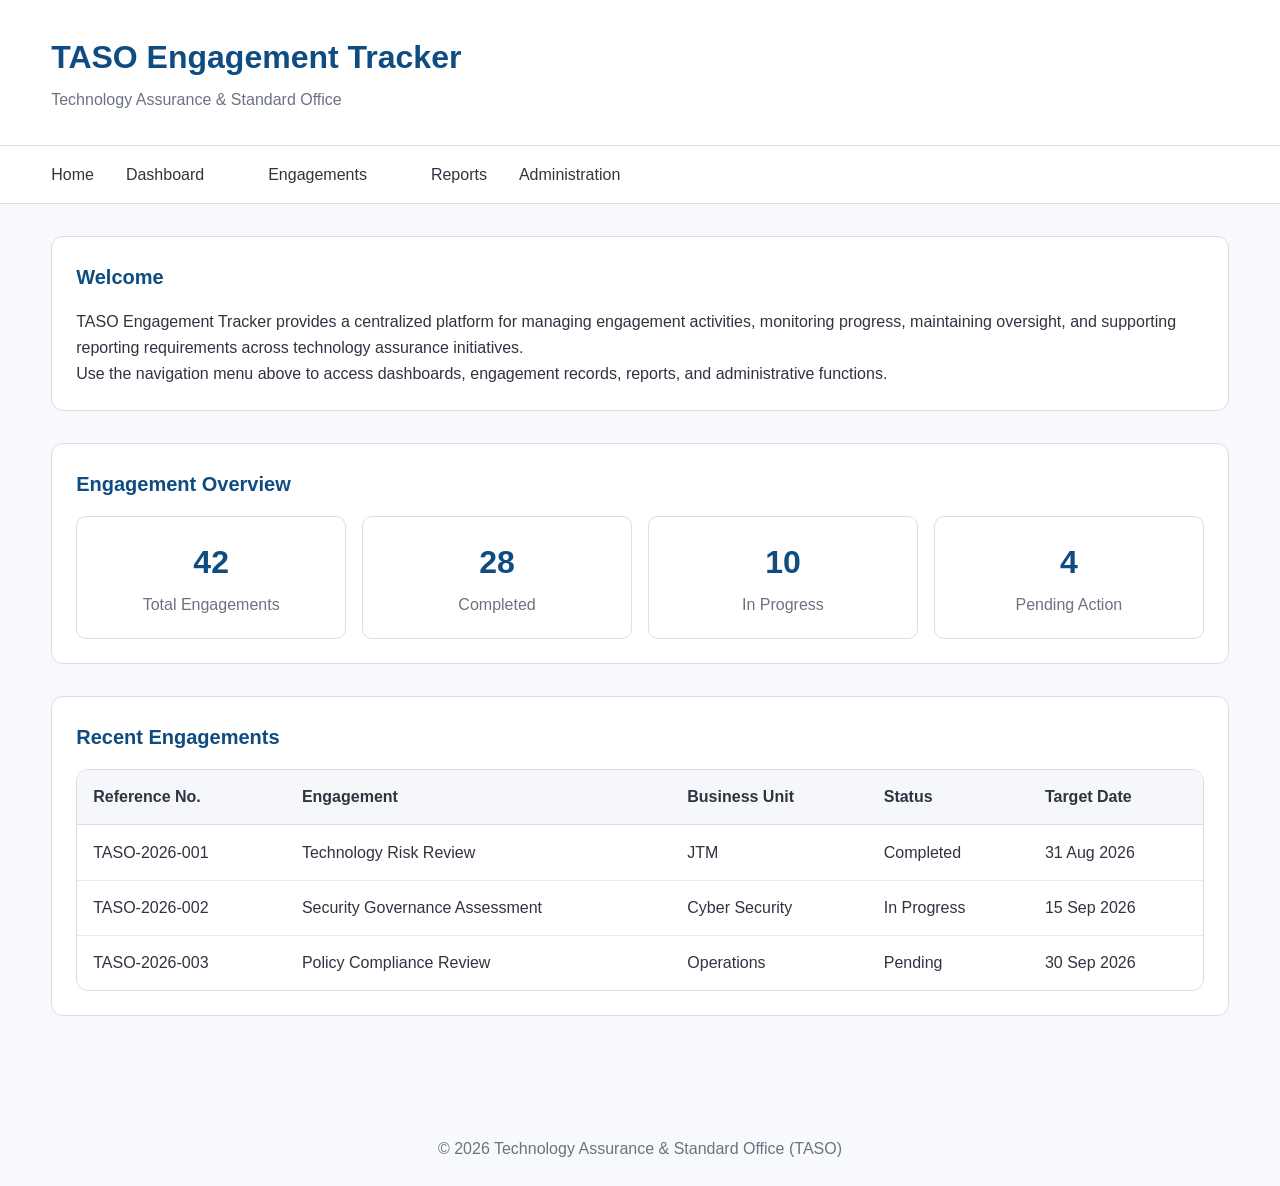
<file: index.html>
<!DOCTYPE html>
<html lang="en">

<head>
    <meta charset="UTF-8">
    <meta name="viewport" content="width=device-width, initial-scale=1.0">
    <title>TASO Engagement Tracker</title>

    <link rel="stylesheet" href="style.css">
</head>

<body>

    <header class="site-header">
        <div class="container">
            <h1>TASO Engagement Tracker</h1>
            <p class="subtitle">
                Technology Assurance & Standard Office
            </p>
        </div>
    </header>

    <nav class="main-nav">
        <div class="container">
            <ul>
                <li><a href="index.html">Home</a></li>
                <li><a href="dashboard.html">Dashboard</li>
                <li><a href="engagements.html">Engagements</li>
                <li><a href="reports.html">Reports</a></li>
                <li><a href="admin.html">Administration</a></li>
            </ul>
        </div>
    </nav>

    <main class="container">

        <section class="welcome-section">
            <h2>Welcome</h2>

            <p>
                TASO Engagement Tracker provides a centralized platform for managing
                engagement activities, monitoring progress, maintaining oversight,
                and supporting reporting requirements across technology assurance
                initiatives.
            </p>

            <p>
                Use the navigation menu above to access dashboards, engagement
                records, reports, and administrative functions.
            </p>
        </section>

        <section class="overview-section">

            <h2>Engagement Overview</h2>

            <div class="stats-grid">

                <article class="stat-card">
                    <h3>42</h3>
                    <p>Total Engagements</p>
                </article>

                <article class="stat-card">
                    <h3>28</h3>
                    <p>Completed</p>
                </article>

                <article class="stat-card">
                    <h3>10</h3>
                    <p>In Progress</p>
                </article>

                <article class="stat-card">
                    <h3>4</h3>
                    <p>Pending Action</p>
                </article>

            </div>

        </section>

        <section class="recent-engagements">

            <h2>Recent Engagements</h2>

            <div class="table-container">

                <table>

                    <thead>
                        <tr>
                            <th>Reference No.</th>
                            <th>Engagement</th>
                            <th>Business Unit</th>
                            <th>Status</th>
                            <th>Target Date</th>
                        </tr>
                    </thead>

                    <tbody>

                        <tr>
                            <td>TASO-2026-001</td>
                            <td>Technology Risk Review</td>
                            <td>JTM</td>
                            <td>Completed</td>
                            <td>31 Aug 2026</td>
                        </tr>

                        <tr>
                            <td>TASO-2026-002</td>
                            <td>Security Governance Assessment</td>
                            <td>Cyber Security</td>
                            <td>In Progress</td>
                            <td>15 Sep 2026</td>
                        </tr>

                        <tr>
                            <td>TASO-2026-003</td>
                            <td>Policy Compliance Review</td>
                            <td>Operations</td>
                            <td>Pending</td>
                            <td>30 Sep 2026</td>
                        </tr>

                    </tbody>

                </table>

            </div>

        </section>

    </main>

    <footer class="site-footer">
        <div class="container">
            <p>
                © 2026 Technology Assurance & Standard Office (TASO)
            </p>
        </div>
    </footer>

</body>

</html>
</file>
<file: style.css>
/* ========================================
   GLOBAL STYLES
======================================== */

* {
    margin: 0;
    padding: 0;
    box-sizing: border-box;
}

:root {
    --primary: #0f4c81;
    --primary-light: #eaf2f9;
    --border: #d8dde6;
    --border-light: #e8ecf1;
    --text: #2f3441;
    --text-muted: #6b7280;
    --background: #f7f9fc;
    --white: #ffffff;
}

body {
    font-family: Aptos, sans-serif;
    font-size: 16px;
    line-height: 1.6;
    color: var(--text);
    background-color: var(--background);
}

/* ========================================
   LAYOUT
======================================== */

.container {
    width: min(1200px, 92%);
    margin: 0 auto;
}

main {
    padding: 2rem 0;
}

section {
    margin-bottom: 2rem;
}

/* ========================================
   HEADER
======================================== */

.site-header {
    background: var(--white);
    border-bottom: 1px solid var(--border);
    padding: 2rem 0;
}

.site-header h1 {
    font-size: 2rem;
    font-weight: 600;
    color: var(--primary);
}

.subtitle {
    color: var(--text-muted);
    margin-top: 0.25rem;
}

/* ========================================
   NAVIGATION
======================================== */

.main-nav {
    background: var(--white);
    border-bottom: 1px solid var(--border);
}

.main-nav ul {
    list-style: none;
    display: flex;
    gap: 2rem;
    padding: 1rem 0;
}

.main-nav a {
    text-decoration: none;
    color: var(--text);
    font-weight: 500;
}

.main-nav a:hover {
    color: var(--primary);
}

/* ========================================
   CARDS
======================================== */

.welcome-section,
.overview-section,
.recent-engagements {
    background: var(--white);
    border: 1px solid var(--border);
    border-radius: 12px;
    padding: 1.5rem;
}

h2 {
    margin-bottom: 1rem;
    color: var(--primary);
    font-size: 1.25rem;
    font-weight: 600;
}

/* ========================================
   STATISTICS
======================================== */

.stats-grid {
    display: grid;
    grid-template-columns: repeat(auto-fit, minmax(180px, 1fr));
    gap: 1rem;
}

.stat-card {
    border: 1px solid var(--border);
    border-radius: 10px;
    padding: 1.25rem;
    text-align: center;
    background: var(--white);
}

.stat-card h3 {
    font-size: 2rem;
    font-weight: 600;
    color: var(--primary);
}

.stat-card p {
    color: var(--text-muted);
    margin-top: 0.25rem;
}

/* ========================================
   TABLE
======================================== */

.table-container {
    border: 1px solid var(--border);
    border-radius: 12px;
    overflow: hidden;
    background: var(--white);
}

table {
    width: 100%;
    border-collapse: separate;
    border-spacing: 0;
}

thead {
    background-color: #f5f7fa;
}

th,
td {
    padding: 0.9rem 1rem;
    text-align: left;
}

th {
    color: var(--text);
    font-weight: 600;
    border-bottom: 1px solid var(--border);
}

tbody tr:not(:last-child) td {
    border-bottom: 1px solid var(--border-light);
}

tbody tr:hover {
    background-color: #fafbfd;
}

/* ========================================
   FOOTER
======================================== */

.site-footer {
    margin-top: 2rem;
    padding: 1.5rem 0;
    text-align: center;
    color: var(--text-muted);
}

/* ========================================
   RESPONSIVE
======================================== */

@media (max-width: 768px) {

    .main-nav ul {
        flex-wrap: wrap;
        gap: 1rem;
    }

    .site-header h1 {
        font-size: 1.6rem;
    }

    table {
        font-size: 0.9rem;
    }
}
</file>
